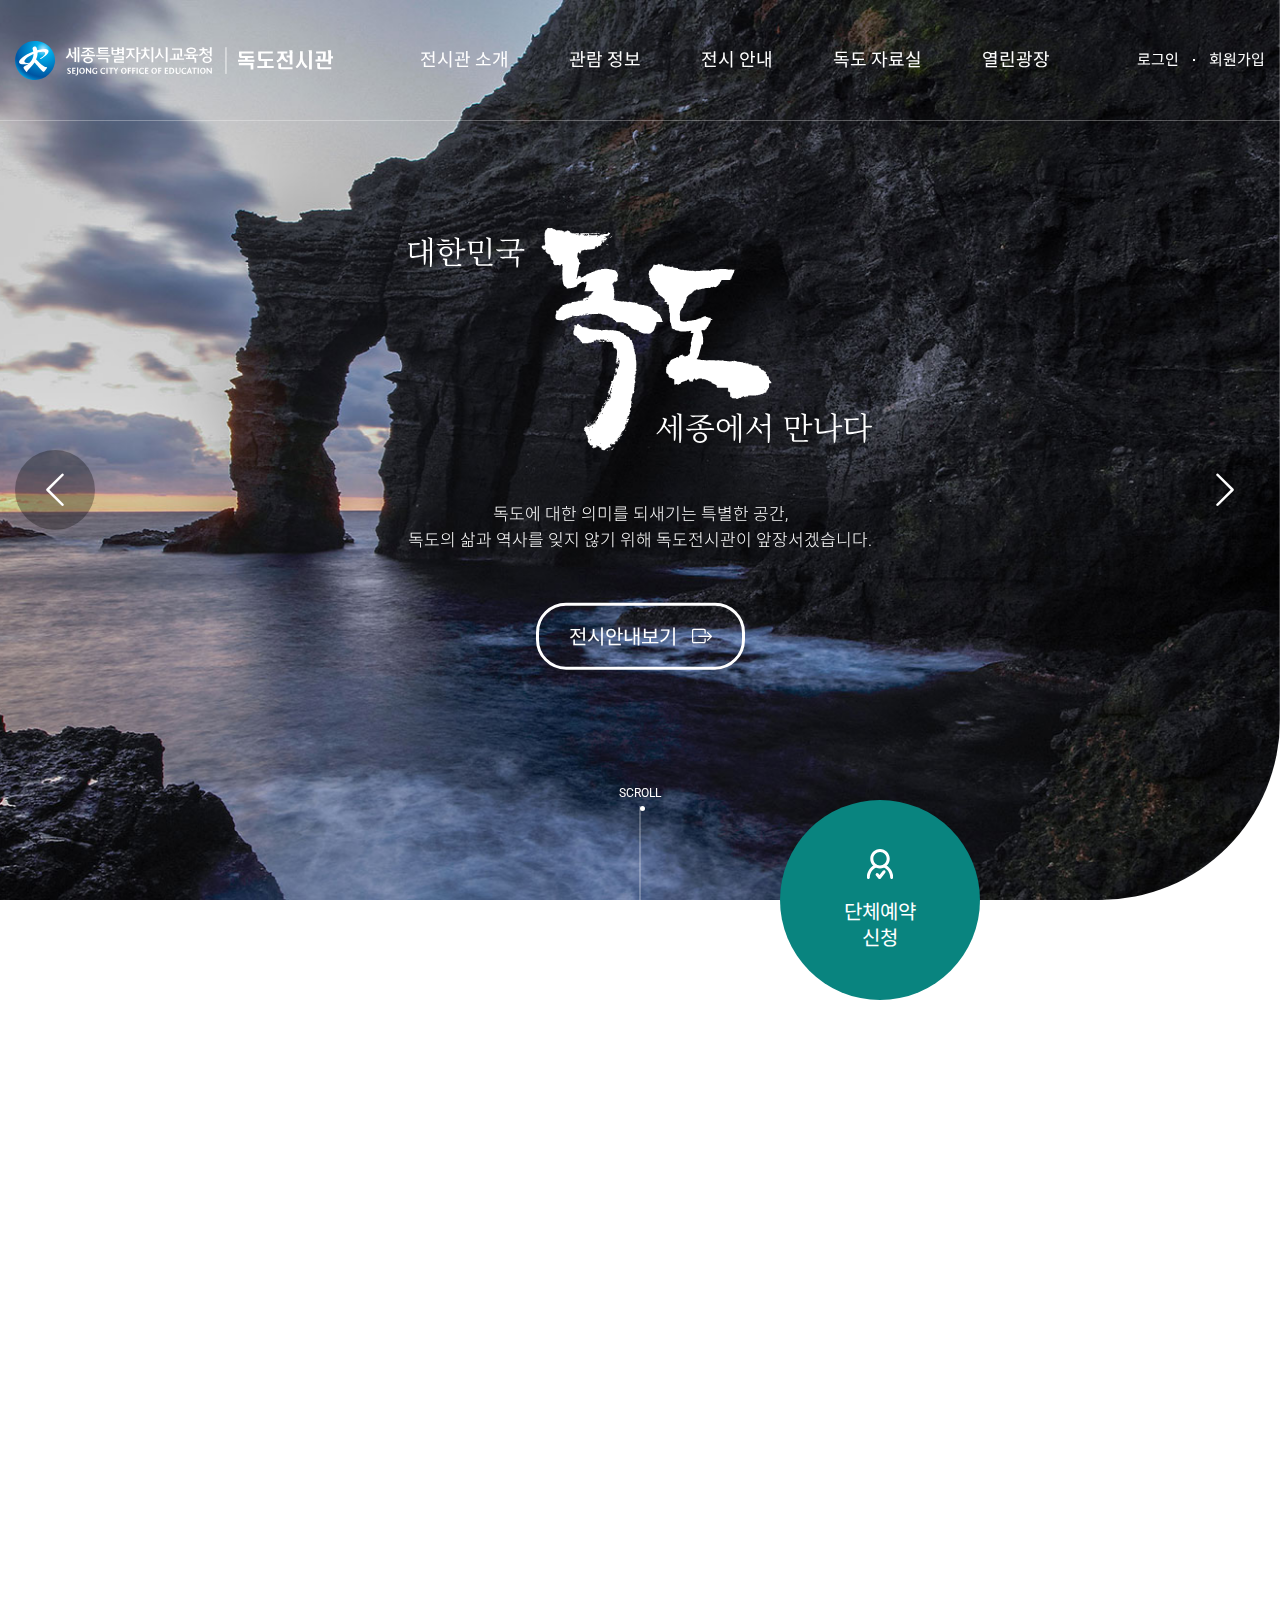
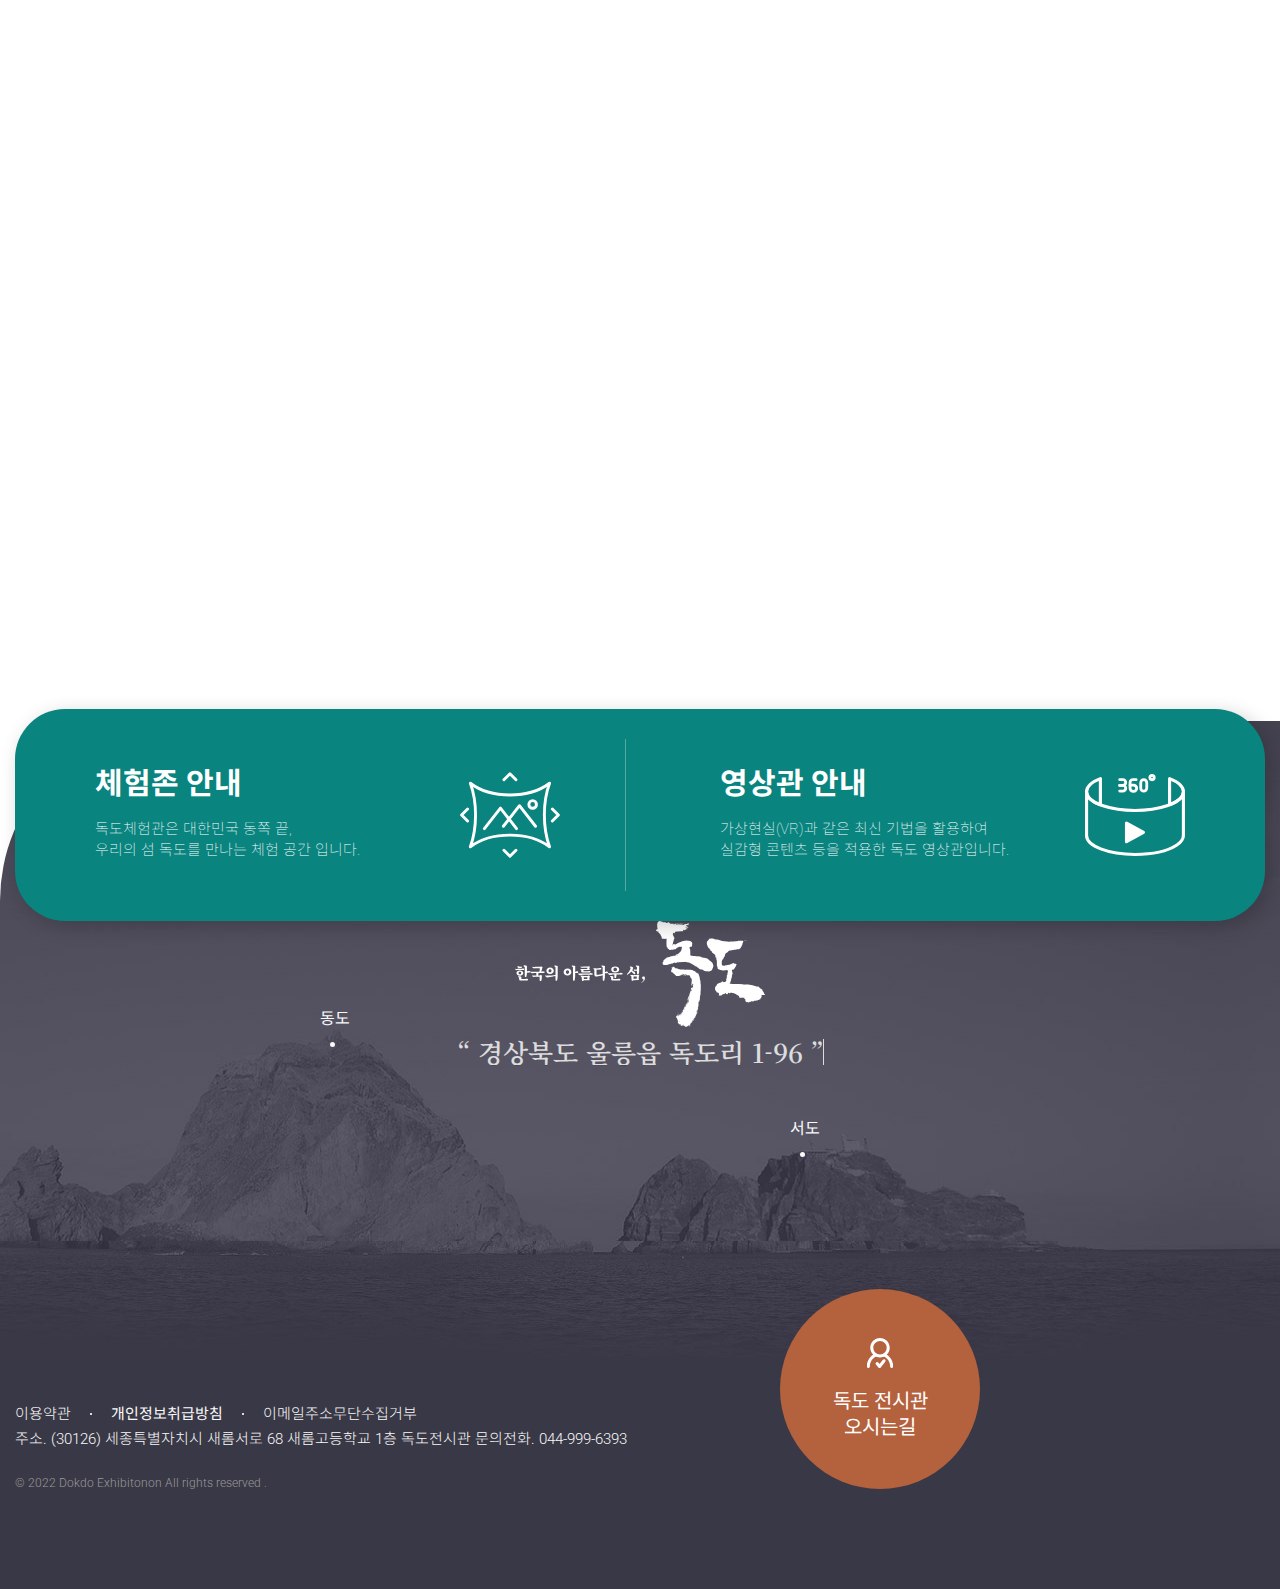
<file: index.html>
<!DOCTYPE html>
<html lang="ko">

<head>
    <meta charset="UTF-8">
    <meta name="viewport" content="width=device-width, initial-scale=1.0">
    <title>독도 따라 만들기 -</title>
    <link rel="stylesheet" href="./css/base.css">
    <link rel="stylesheet" href="https://cdn.jsdelivr.net/npm/swiper@9/swiper-bundle.min.css" />
    <link rel="stylesheet" href="./css/animate.min.css">
    <link rel="stylesheet" href="./css/style.css?ver=1.0.">


    <script src="./js/jquery-1.12.4.min.js"></script>
    <script src="https://cdn.jsdelivr.net/npm/swiper@9/swiper-bundle.min.js"></script>

    <script src="./js/custom.js?ver=1.0" defer></script>
</head>

<body>
    <div class="wrap">
        <header class="header">
            <div class="inner header_wrap">
                <h1>
                    <a href="">
                        <img src="./images/logo_simbol.svg" alt="독도">
                        <img src="./images/logo_tx.svg" alt="독도">
                    </a>
                </h1>

                <nav class="gnb">
                    <h2 class="blind">메뉴</h2>
                    <ul class="main_menu">
                        <li><a href="">전시관 소개</a>
                            <ul class="sub_menu">
                                <li><a href="">인사말</a></li>
                                <li><a href="">전시관 연혁</a></li>
                                <li><a href="">오시는길</a></li>
                            </ul>
                        </li>
                        <li><a href="">관람 정보</a>
                            <ul class="sub_menu">
                                <li><a href="">관람안내</a></li>
                                <li><a href="">단체예약</a></li>
                                <li><a href="">예약확인 취소</a></li>
                            </ul>
                        </li>
                        <li><a href="">전시 안내</a>

                        </li>
                        <li><a href="">독도 자료실</a>
                            <ul class="sub_menu">
                                <li><a href="">독도현황</a></li>
                                <li><a href="">독도사진</a></li>
                                <li><a href="">교육자료실</a></li>
                            </ul>
                        </li>
                        <li><a href="">열린광장</a>
                            <ul class="sub_menu">
                                <li><a href="">공지사항</a></li>
                                <li><a href="">포토앨범</a></li>

                            </ul>
                        </li>
                    </ul>
                </nav>

                <div class="login_area">
                    <ul class="member">
                        <li><a href="">로그인</a></li>
                        <li><a href="">회원가입</a></li>
                    </ul>
                </div>
            </div>


        </header>


        <main>
            <section class="main_visual">
                <h2 class="blind">메인 콘텐츠 소개</h2>
                <div class="main_slide swiper">
                    <div class="swiper-wrapper">
                        <div class="swiper-slide itm01 itm">
                            <div class="slide-image" data-swiper-parallax='45%'>

                            </div>
                            <div class="content">
                                <div class="img_box">
                                    <img src="./images/visual_tx.svg" alt="">
                                </div>
                                <p>독도에 대한 의미를 되새기는 특별한 공간,</br> 독도의 삶과 역사를 잊지 않기 위해 독도전시관이 앞장서겠습니다.</p>
                                <a href="" class="btn wc">전시안내보기</a>
                            </div>
                        </div>
                        <div class="swiper-slide itm02 itm">
                            <div class="slide-image" data-swiper-parallax='45%'>

                            </div>
                            <div class="content">
                                <div class="img_box">
                                    <img src="./images/visual_tx.svg" alt="">
                                </div>
                                <p>독도에 대한 의미를 되새기는 특별한 공간,</br> 독도의 삶과 역사를 잊지 않기 위해 독도전시관이 앞장서겠습니다.</p>
                                <a href="" class="btn wc">전시안내보기</a>
                            </div>
                        </div>
                    </div>
                </div>

                <div class="arrows">
                    <i class="bi bi-chevron-left left"></i>
                    <i class="bi bi-chevron-right right"></i>
                </div>
                <div class="scroll">
                    <span>scroll</span>
                </div>

                <a href="" class="btn_cicle">
                    <div class="case">
                        <strong></strong>
                        <span>단체예약</br>
                            신청
                        </span>
                    </div>

                </a>
            </section>

            <section class="main_content section _se_">
                <h2 class="blind">메인 콘텐츠</h2>
                <div class="inner content">
                    <div class="left">
                        <h3>독도 바로알기 <i class="bi bi-box-arrow-right"></i></h3>

                        <p>독도의 역사를 배우고, 자연을 체험하며 독도영토주권<br>
                            수호 의지를 다질 수 있는 소중한 시간이 되기를 바랍니다.</p>
                        <a href="" class="btn mc">바로가기</a>
                    </div>

                    <div class="right">
                        <h3>관람안내</h3>
                        <div class="desc">
                            <i class="bi bi-box-arrow-right"></i>
                            <a href="tel:044-999-6393" class="tel">044-999-6393</a>
                            <a href="" class="btn2">관람 문의하기</a>
                        </div>
                        <ul class="list_dot list">
                            <li>
                                <strong>관람시간</strong>
                                <p>화요일-토요일 9:00 ~ 17:00</br>
                                    (점심시간 12:00~13:00, 입장마감 16:30)</br>
                                    <span> ※ 관람시간은 학교 사정에 따라 변경될 수 있습니다.</span>
                                </p>
                            </li>
                            <li>
                                <strong>휴관안내</strong>
                                <p>일요일, 월요일 및 공휴일
                                </p>
                            </li>
                            <li>
                                <strong class="ls2">위 치</strong>
                                <p>
                                    세종특별자치시 새롬서로 68 새롬고등학교 1층
                                </p>
                            </li>

                        </ul>

                    </div>
                </div>
            </section>

            <section class="main_notice section _se_">
                <div class="inner content">
                    <div class="left">
                        <h2>공지사항</h2>
                        <p>독도의 미래를 생각하는 공간으로</br>
                            앞으로도 지속적으로 활용되기를 바랍니다.</p>
                        <div class="arrows">
                            <i class="bi bi-chevron-left left"></i>
                            <i class="bi bi-chevron-right right"></i>
                        </div>
                    </div>
                    <div class="right_slide">
                        <div class="swiper notice_slide">
                            <div class="swiper-wrapper">
                                <div class="swiper-slide card">
                                    <a href="">
                                        <div class="img_box">
                                            <img src="./images/img_visual01.jpg" alt="">
                                        </div>

                                        <div class="new btn3">NEW</div>
                                        <strong>2023학년도 독도전시관 상반기 독도체험교실 안내</strong>
                                        <p class="desc">
                                            2023학년도 상반기 독도체험교실을 다음과 같이 실시합니다.
                                        </p>
                                    </a>
                                </div>


                                <div class="swiper-slide card">
                                    <a href="">
                                        <div class="img_box">
                                            <img src="./images/img_visual01.jpg" alt="">
                                        </div>

                                        <div class="new btn3">NEW</div>
                                        <strong>2023학년도 독도전시관 상반기 독도체험교실 안내</strong>
                                        <p class="desc">
                                            2023학년도 상반기 독도체험교실을 다음과 같이 실시합니다.
                                        </p>
                                    </a>
                                </div>
                                <div class="swiper-slide card">
                                    <a href="">
                                        <div class="img_box">
                                            <img src="./images/img_visual01.jpg" alt="">
                                        </div>

                                        <div class="new btn3">NEW</div>
                                        <strong>2023학년도 독도전시관 상반기 독도체험교실 안내</strong>
                                        <p class="desc">
                                            2023학년도 상반기 독도체험교실을 다음과 같이 실시합니다.
                                        </p>
                                    </a>
                                </div>
                                <div class="swiper-slide card">
                                    <a href="">
                                        <div class="img_box">
                                            <img src="./images/img_visual01.jpg" alt="">
                                        </div>

                                        <div class="new btn3">NEW</div>
                                        <strong>2023학년도 독도전시관 상반기 독도체험교실 안내</strong>
                                        <p class="desc">
                                            2023학년도 상반기 독도체험교실을 다음과 같이 실시합니다.
                                        </p>
                                    </a>
                                </div>
                            </div>
                        </div>
                    </div>
                </div>
            </section>

            <section class="main_banner _se_">
                <h2 class="blind">메인 배너</h2>
                <div class="inner">
                    <ul class="content">
                        <li>
                            <a href="">
                                <h3>체험존 안내</h3>
                                <p>독도체험관은 대한민국 동쪽 끝,<Br>
                                    우리의 섬 독도를 만나는 체험 공간 입니다.</p>
                            </a>
                        </li>
                        <li>
                            <a href="">
                                <h3>영상관 안내</h3>
                                <p>가상현실(VR)과 같은 최신 기법을 활용하여<Br>
                                    실감형 콘텐츠 등을 적용한 독도 영상관입니다.</p>
                            </a>
                        </li>
                    </ul>
                </div>

            </section>

        </main>
        <footer class="footer">
            <div class="top">
                <div class="inner content">
                    <div class="img_box">
                        <img src="./images/img_logo2.svg" alt="">
                    </div>
                    <div class="txt">
                        <span>“ 경상북도 울릉읍 독도리 1-96 ”</span>
                    </div>
                    <div class="dots">

                        <span></span>
                        <span></span>
                    </div>
                    <div class="alsom">
                        <span>동도</span>
                        <span>서도</span>
                    </div>

                </div>
            </div>

            <div class="bottom">
                <address class="inner content">
                    <ul class="customer">
                        <li><a href="">이용약관</a></li>
                        <li><a href=""><strong>개인정보취급방침</strong></a></li>
                        <li><a href="">이메일주소무단수집거부</a></li>
                    </ul>
                    <div class="adress">
                        주소. (30126) 세종특별자치시 새롬서로 68 새롬고등학교 1층 독도전시관
                        문의전화. 044-999-6393

                    </div>

                    <div class="copyright">
                        © 2022 Dokdo Exhibitonon All rights reserved .
                    </div>
                </address>
            </div>
            <a href="" class="btn_bottom">
                <div class="case">
                    <strong></strong>
                    <span>독도 전시관</br>
                        오시는길
                    </span>
                </div>

            </a>
        </footer>
    </div>
    <div class="mobile_btn">
        <i class="bi bi-list"></i>
    </div>
</body>

</html>
</file>
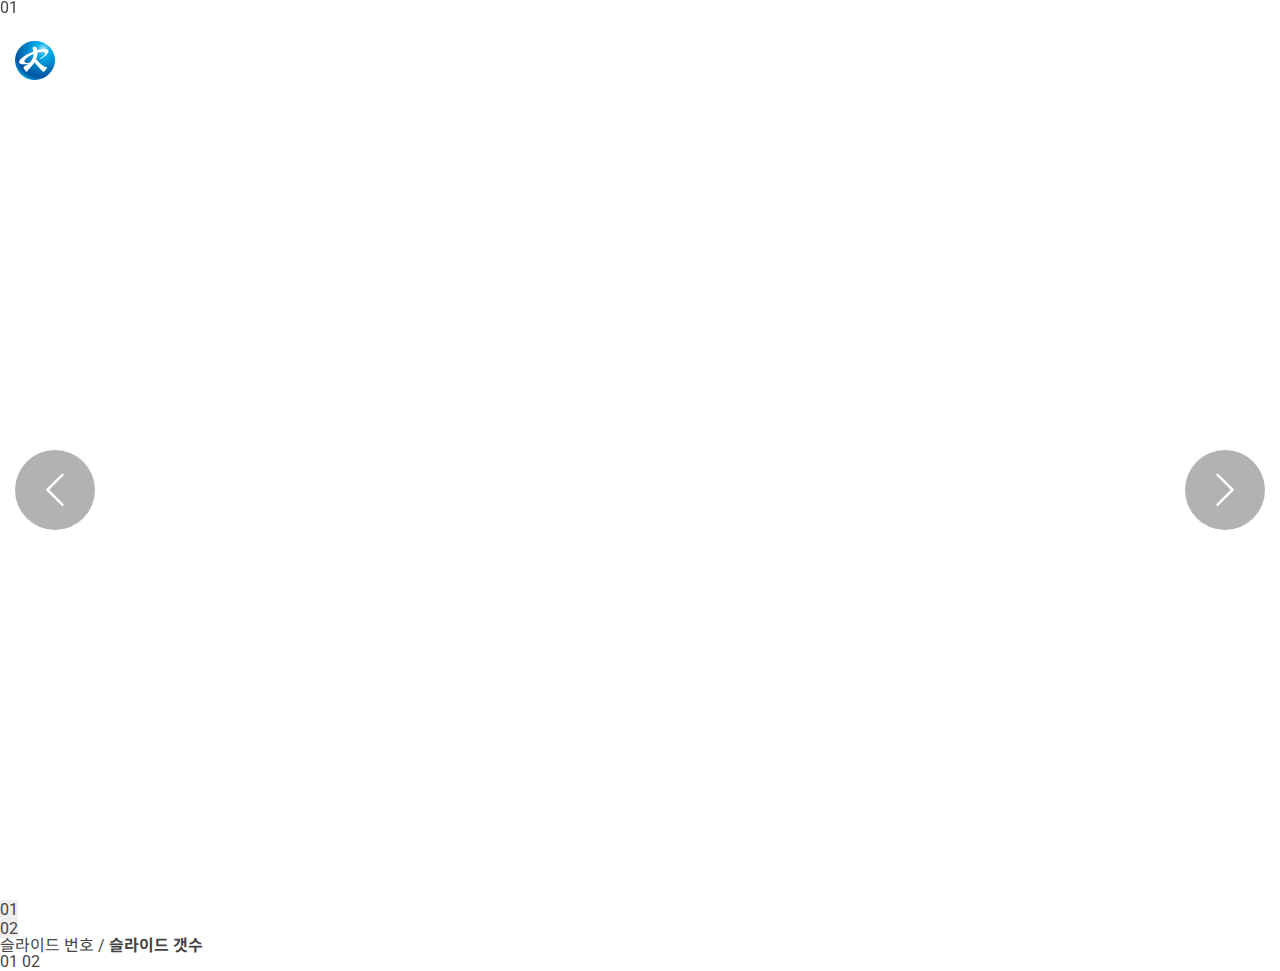
<file: index b01.html>
<!DOCTYPE html>
<html lang="ko">

<head>
    <meta charset="UTF-8">
    <meta name="viewport" content="width=device-width, initial-scale=1.0">
    <title>독도 따라 만들기 -</title>
    <link rel="stylesheet" href="./css/base.css">
    <link rel="stylesheet" href="https://cdn.jsdelivr.net/npm/swiper@9/swiper-bundle.min.css" />
    <link rel="stylesheet" href="./css/style.css?ver=1.0.">


    <script src="./js/jquery-1.12.4.min.js"></script>
    <script src="https://cdn.jsdelivr.net/npm/swiper@9/swiper-bundle.min.js"></script>
    <script src="./js/custom.js?ver=1.0" defer></script>
</head>

<body>
    <div class="wrap">
        <header class="header">
            <div class="inner header_wrap">
                <h1>
                    <a href="">
                        <img src="./images/logo_simbol.svg" alt="">
                        <img src="./images/logo_tx.svg" alt="">
                    </a>
                </h1>

                <nav class="gnb">
                    <ul class="main_menu">
                        <li><a href="">전시관 소개</a>
                            <ul class="sub_menu">
                                <li><a href="">인사말</a></li>
                                <li><a href="">전시관 연혁</a></li>
                                <li><a href="">오시는길</a></li>
                            </ul>
                        </li>
                        <li><a href="">관람 정보</a>
                            <ul class="sub_menu">
                                <li><a href="">관람안내</a></li>
                                <li><a href="">단체예약</a></li>
                                <li><a href="">예약확인 취소</a></li>
                            </ul>
                        </li>
                        <li><a href="">전시 안내</a>

                        </li>
                        <li><a href="">독도 자료실</a>
                            <ul class="sub_menu">
                                <li><a href="">독도현황</a></li>
                                <li><a href="">독도사진</a></li>
                                <li><a href="">교육자료실</a></li>
                            </ul>
                        </li>
                        <li><a href="">열린광장</a>
                            <ul class="sub_menu">
                                <li><a href="">공지사항</a></li>
                                <li><a href="">포토앨범</a></li>

                            </ul>
                        </li>
                    </ul>
                </nav>

                <div class="login_area">
                    <ul class="member">
                        <li><a href="">로그인</a></li>
                        <li><a href="">회원가입</a></li>
                    </ul>
                </div>
            </div>
        </header>
        <main>
            <section class="main_visual">
                <div class="main_slide swiper">
                    <div class="swiper-wrapper">
                        <div class="swiper-slide itm01 itm">01</div>
                        <div class="swiper-slide itm02 itm">02</div>
                    </div>
                </div>

                <div class="arrows">
                    <i class="bi bi-chevron-left left"></i>
                    <i class="bi bi-chevron-right right"></i>
                </div>

                <ul class="slide_dots">
                    <li>
                        <button>01</button>
                    </li>
                    <li>
                        <button>02</button>
                    </li>

                </ul>

                <div class="num">
                    <span>슬라이드 번호</span> / <strong>슬라이드 갯수</strong>
                </div>

                <div class="cicle">
                    <span>01</span>
                    <span>02</span>
                </div>

            </section>
        </main>
        <div class="footer">

        </div>
    </div>
</body>

</html>
</file>
<file: css/base.css>
@charset "utf-8";
@import url('https://fonts.googleapis.com/css2?family=Noto+Sans+KR:wght@100;300;400;500;700;900&family=Noto+Serif+KR:wght@200;300;400;500;600;700;900&family=Roboto:wght@100;300;400;500;700;900&display=swap');
@import url("https://cdn.jsdelivr.net/npm/bootstrap-icons@1.10.5/font/bootstrap-icons.css");

/* 
 * base CSS Document
 */

/* reset */
body,
p,
div,
span,
h1,
h2,
h3,
h4,
h5,
h6,
ul,
ol,
li,
dl,
dt,
dd,
table,
th,
td,
form,
fieldset,
legend,
input,
textarea,
button,
select {
    margin: 0;
    padding: 0;
    box-sizing: border-box;
}

*::before,
*::after {
    box-sizing: border-box;
}

body,
input,
textarea,
button,
select {
    font-family: 'Roboto', 'Noto Sans KR', '맑은 고딕', '돋움', Dotum, '굴림', Gulim, Sans-serif;
    color: #444;
    font-weight: 400;
}

html {
    font-size: 6.25%;

}

body {
    font-size: 16rem;
    line-height: 1;
    font-family: 'Roboto', 'Noto Sans KR', '맑은 고딕', '돋움', Dotum, '굴림', Gulim, Sans-serif;
}

h1,
h2,
h3,
h4,
h5,
h6 {
    font-size: inherit;
    font-weight: inherit;
}

input,
textarea,
button,
select {
    font-size: 16px;
}

img,
fieldset,
button {
    border: 0;
}

textarea {
    overflow: auto;
}

input[type=submit],
input[type=button],
button {
    cursor: pointer;
}

img {
    vertical-align: top;
}

address,
em {
    font-style: normal;
}

table {
    border-spacing: 0;
    border-collapse: collapse;
}

table,
th,
td {
    border: none;
}

caption {
    overflow: hidden;
    line-height: 0;
    text-indent: -2000em;
}

legend,
.hidden {
    padding: 0;
    margin: 0;
    overflow: hidden !important;
    text-indent: 100%;
    white-space: nowrap;
    font-size: 0;
}

i {
    font-style: normal;
}

/* HTML5 display-role reset for older browsers */
article,
aside,
details,
figcaption,
figure,
footer,
header,
hgroup,
menu,
nav,
section,
address {
    display: block;
    box-sizing: border-box;
}

figure {
    padding: 0px;
    margin: 0px;
}

/* 링크 기본값 */
a {
    text-decoration: none;
    color: inherit;
}

/* 리스트 스타일 제거 */
ul,
ol,
li {
    list-style: none;
}

/* mobile */
body {
    -webkit-text-size-adjust: none;
    -moz-text-size-adjust: none;
    -ms-text-size-adjust: none;
}

/* hidden contents */
.skip,
.hidden {
    position: absolute;
    width: 1rem;
    height: 1rem;
    font-size: 0;
    line-height: 0;
    overflow: hidden;
    z-index: -1
}

.blind {
    position: absolute;
    width: 1px;
    height: 1px;
    margin: -1px;
    overflow: hidden;
    clip: rect(0);
}

.skip:focus {
    top: 0;
    left: 0;
    display: inline-block;
    width: auto;
    height: auto;
    padding: 0 30rem;
    font-size: 14rem;
    line-height: 40rem;
    color: #fff;
    background: #09847F;
    z-index: 10
}

#skip_navi {
    position: absolute;
    top: 0;
    height: 0rem;
    width: 100%;
    z-index: 999;
}

#skip_navi a {
    display: block;
    height: 1rem;
    width: 1rem;
    margin-bottom: -1rem;
    overflow: hidden;
    text-align: center;
    color: #fff;
    white-space: nowrap;
    font-size: 18rem
}

#skip_navi a:focus,
#skip_navi a:active {
    display: block;
    top: 0;
    width: 100%;
    height: 45rem;
    line-height: 45rem;
    padding: 10rem 0;
    background: #09847F;
}
</file>
<file: css/style.css>
:root {
    --mc: #09847F;
    --sc: #B4613D;
    --lc: #dddddd;
    --wc: #ffffff;
    --dc: #444444;
    --gc: #f9f9f9;
}

.inner {
    max-width: 1440rem;
    margin: 0 auto;
    padding: 0 15rem;
}

.btn {
    display: inline-block;
    font-size: 20rem;
    padding: 20rem 30rem;
    border-radius: 30rem;
    overflow: hidden;
}

.btn2 {
    display: inline-block;
    font-size: 14rem;
    padding: 16rem 30rem;
    border-radius: 30rem;
    overflow: hidden;
    background: #999;
    color: var(--wc);
}

.btn3 {
    display: inline-block;
    font-size: 18rem;
    padding: 5rem 10rem;
    border-radius: 10rem;
    overflow: hidden;

    color: var(--mc);
    border: 2px solid var(--mc);
}

.btn2:hover {
    background: var(--dc);
    transition: 0.5s;
}



.btn::after {
    content: "\F1C3";
    font-family: bootstrap-icons;
    vertical-align: -2rem;
    margin: 0 0 0 15rem;
}

.btn.wc {
    position: relative;
    color: var(--wc);
    border: 3px solid var(--wc);

}

.btn.wc::before {
    content: "";
    position: absolute;
    top: 0;
    left: 0;
    right: 0;
    height: 0;
    z-index: -1;
    background: var(--mc);
    transition: 0.5s;
}

.btn.wc:hover::before {
    top: auto;
    bottom: 0;
    height: 100%;
}

.btn.mc {
    position: relative;
    color: var(--wc);
    border: 3px solid var(--wc);

}

.btn.mc::before {
    content: "";
    position: absolute;
    top: 0;
    left: 0;
    right: 0;
    height: 0;
    z-index: -1;
    background: var(--mc);

    transition: 0.5s;

}

.btn.mc:hover {
    color: var(--gc);

}

.btn.mc:hover::before {
    top: auto;
    bottom: 0;

    height: 100%;
}



.btn.mc {
    color: var(--mc);
    border: 3px solid var(--mc);
}

.list_dot>* {
    position: relative;
    padding: 0 0 0 15rem;
}

.list_dot>*::before {
    content: "";
    position: absolute;
    top: 7rem;
    left: 0;
    width: 2rem;
    height: 2rem;
    background: var(--dc)
}

.section {
    padding: 100rem 0;
}

.section.gc {
    background: var(--gc);
}


.wrap {}

.header {
    position: fixed;
    top: 0;
    left: 0;
    right: 0;
    z-index: 999;
    border-bottom: 1px solid rgba(255, 255, 255, 0.3);
    white-space: nowrap;
}

.header.on {
    background: var(--wc);
    border-bottom: 1px solid rgba(0, 0, 0, 0.3);
}

.header .header_wrap {
    display: flex;
    justify-content: space-between;
    align-items: center;
    height: 120rem;
    color: var(--mc);

    transition: 0.5s;
}


.header.on .header_wrap {
    height: 80rem;

}


.header h1 img {
    height: 39rem;
}

.header.on h1 img:last-child {
    filter: invert();
}

.gnb {}

.gnb .main_menu {
    display: flex;
}

.gnb .main_menu>li {
    position: relative;
    padding: 0 30px;
}

.gnb .main_menu a {
    display: block;
    color: var(--wc);
    font-size: 18rem;
    line-height: 120rem;
}

.header.on .gnb .main_menu a {
    color: var(--dc);
}

.gnb .main_menu .sub_menu {
    position: absolute;
    top: 130rem;
    left: 50%;
    transform: translate(-50%, 0);
    background: var(--wc);
    width: 150rem;
    text-align: center;

    padding: 15rem 0;
    border-radius: 20rem;
    border: 2px solid var(--lc);

    opacity: 0;
    visibility: hidden;
    transition: 0.5s
}

.gnb .main_menu>li:hover .sub_menu {
    top: 100rem;
    opacity: 1;
    visibility: visible;
}

.header.on .gnb .main_menu>li:hover .sub_menu {
    top: 90rem;
}

.header .gnb .sub_menu a {
    display: block;
    color: var(--dc);
    font-size: 15rem;
    line-height: 40rem;

}

.gnb .sub_menu li~li {
    border-top: 1px solid var(--lc);
}

.login_area .member {
    display: flex;
    gap: 30px;
}

.login_area .member a {
    font-size: 15rem;
    color: var(--wc);
}

.header.on .login_area .member a {
    color: var(--dc)
}

.login_area .member li {
    position: relative;
}

.login_area .member li~li:before {
    content: "";
    position: absolute;
    top: 50%;
    left: -15rem;
    width: 2px;
    height: 2px;
    transform: translate(-50%, -50%);
    background: var(--wc);
}

.header.on .login_area .member li~li::before {
    background: var(--dc);
}


.mobile_btn {
    display: none;

}

.main_visual {
    position: relative;
    height: 100vh;
}

.main_slide {
    border-radius: 0 0 180rem 0;
    overflow: hidden;
}

.main_slide .itm {
    position: relative;
    overflow: hidden;
    height: 100vh;
}

.main_slide .itm .slide-image {
    position: absolute;
    inset: 0 0 0 0;
}


.main_slide .itm .content {
    position: absolute;
    top: 50%;
    left: 50%;
    transform: translate(-50%, -50%);
    z-index: 999;

    text-align: center;
}

.main_slide .itm .img_box {
    margin: 0 0 50rem 0;

}

.main_slide .itm p {
    color: var(--wc);
    margin: 0 0 50rem 0;
    font-size: 17rem;
    line-height: 26rem;
    font-weight: 300;
    transform: translate(-100rem, 0);
    opacity: 0;
    transition: .5s 1s;
}

.main_slide .itm.on p {
    opacity: 1;
    transform: translate(0, 0);
}

.main_slide .itm .btn {
    transform: translate(100rem, 0);
    opacity: 0;
    transition: .5s 1s;
}

.main_slide .itm.on .btn {
    opacity: 1;
    transform: translate(0, 0);
}






.main_slide .itm01 .slide-image {
    height: 100vh;
    background: url(../images/img_visual01.jpg)no-repeat center center/cover;
}

.main_slide .itm02 .slide-image {
    height: 100vh;
    background: url(../images/img_visual02.jpg)no-repeat center center/cover;
}


.main_visual .arrows {
    position: absolute;
    max-width: 1400rem;
    top: 50%;
    left: 50%;
    z-index: 998;
    transform: translate(-50%, -50%);
    width: 100%;

}

.main_visual .arrows i {
    position: absolute;
    top: 0;
    cursor: pointer;
    transition: .5s;
}

.main_visual .arrows .left {
    left: 15rem;
}

.main_visual .arrows .right {
    right: 15rem;
}

.main_visual .arrows i::before {

    font-size: 40px;
    color: var(--wc);
    padding: 20rem;

    background: rgba(0, 0, 0, 0.3);
    border-radius: 50%;



}

.main_visual:hover .arrows .left {
    opacity: 0.8;
    transform: translate(30rem, 0);
}

.main_visual:hover .arrows .right {
    opacity: 0.8;
    transform: translate(-30rem, 0);
}

.main_visual .slide_dots li.on button {
    font-size: 100rem;
}


.main_visual .btn_cicle {
    position: absolute;
    bottom: -100rem;
    right: 300rem;
    z-index: 999;

    width: 200rem;
    height: 200rem;


}

.main_visual .btn_cicle .case {
    display: flex;
    flex-direction: column;
    justify-content: center;
    align-items: center;
    width: 200rem;
    height: 200rem;
    background: var(--mc);
    color: var(--wc);
    font-size: 20rem;
    border-radius: 50%;
    text-align: center;
    line-height: 26rem;

}



.main_visual .btn_cicle .case::before {
    content: "";
    display: block;
    width: 26rem;
    height: 30rem;
    background: url(../images/icon_apply.svg) no-repeat center center/cover;
    margin: 0 0 20rem 0;
}




.main_visual .btn_cicle:hover::after {
    content: '';
    top: 0;
    z-index: 1;
    width: 200rem;
    height: 200rem;
    border-radius: 50%;
    animation: dokdo 1s infinite;
    background-color: var(--mc);
    display: inline-block;
    position: absolute;
    opacity: .5;
}

@keyframes dokdo {


    30% {
        opacity: 0.3;
        outline: 30px solid var(--mc);
    }




    100% {
        opacity: 0;
        outline: 30px solid var(--mc);
    }




}







.main_visual .scroll {
    position: absolute;
    bottom: 100px;
    left: 50%;
    transform: translate(-50%, 0);
    z-index: 999;

}

.main_visual .scroll span {
    position: relative;
    color: #fff;
    font-size: 12px;
    text-transform: uppercase;

}

.main_visual .scroll span::before {
    content: "";
    position: absolute;
    top: 20px;
    left: 50%;
    width: 1px;
    height: 100px;
    background: rgba(255, 255, 255, 0.5);
    transform: translate(-50%, 0)
}

.main_visual .scroll span::after {
    content: "";
    position: absolute;
    top: 20px;
    left: 50%;
    width: 5px;
    height: 5px;
    background: rgba(255, 255, 255, 1);
    border-radius: 50%;

    animation: circle 2s infinite;
}

@keyframes circle {
    0% {
        transform: translate(-50%, 0);
        outline: 0 solid rgba(255, 255, 255, 1);


    }

    90% {
        outline: 0 solid rgba(255, 255, 255, 1);
    }

    100% {
        transform: translate(-50%, 100px);
        outline: 20px solid rgba(255, 255, 255, 0);
    }
}

.main_content {}

.main_content .content {
    display: grid;
    grid-template-columns: repeat(2, 1fr);
    gap: 30rem;
}

.main_content .content>* {
    padding: 80rem 60rem;

}

.main_content .content .left {
    position: relative;
    border-radius: 50rem;
    background: var(--gc);

}

.main_content .content .left::after {
    content: "";
    position: absolute;
    bottom: -20rem;
    right: 0;
    width: 300rem;
    height: 150rem;
    background: url(../images/img_logo2.svg) no-repeat right bottom;
    filter: invert();
}

.main_content .content h3 {
    font-size: 24rem;
    font-weight: 700;
    margin: 0 0 17rem 0;

}

.main_content .content .left {
    opacity: 0;
    transform: translate(0, 100rem);
    transition: 0.8s;
}


.main_content.on .content .left {
    opacity: 1;
    transform: translate(0, 0);
    transition: 0.5s .8s;
}

.main_content .content .left p {
    font-size: 15rem;
    font-weight: 300;
    line-height: 20rem;
    margin: 0 0 57rem 0;
}

.main_content .content .right {
    opacity: 0;
    transform: translate(0, 100rem);
}


.main_content.on .content .right {
    opacity: 1;
    transform: translate(0, 0);
    transition: .8s;
}

.main_content .content .right .desc {
    display: flex;
    justify-content: space-between;
    align-items: center;
    margin: 0 0 30rem 0;
    padding: 0 0 15rem 0;
    border-bottom: 1px dashed var(--lc);
}

.main_content .content .right .desc i {
    background: var(--gc);
    padding: 15rem 16rem;
    border-radius: 50%;
    font-size: 30rem;
}

.main_content .content .right .desc .tel {
    font-size: 40rem;
    font-weight: 700;
}



.btn2:hover {
    background: #555;
    transition: 0.5s;
}

.main_content .content .list>* {
    display: grid;
    grid-template-columns: 100rem 1fr;
    margin: 0 0 20rem 0;
    line-height: 1.6;

}

.main_content .content .list .ls2 {
    letter-spacing: 13rem;
}

.main_content .content .list>*:before {
    top: 10rem;
}

.main_notice {
    padding: 0 0 100rem 0;
}

.main_notice .content {
    opacity: 0;
    transform: translate(0, 100rem);
    transition: 0.8s;
}

.main_notice.on .content {
    opacity: 1;
    transform: translate(0, 0);

}

.main_notice h2 {
    font-size: 50rem;
    font-weight: 700;
    margin: 0 0 27rem 0;
}

.main_notice .arrows i {
    padding: 12rem 15rem;
    font-size: 30rem;
    background: var(--dc);
    color: var(--wc);
    border-radius: 50%;
    margin: 0 10rem 0 0;
    cursor: pointer;
}

.main_notice p {
    font-size: 15rem;
    font-weight: 300;
    line-height: 20rem;
    margin: 0 0 57rem 0;
}

.main_notice .content {
    display: grid;
    grid-template-columns: 1fr 2fr;
}

.main_notice .right_slide {
    position: relative;
    /* overflow: hidden;*/
    min-width: 0;
}

.main_notice .right_slide::before {
    content: "";
    position: absolute;
    top: -20rem;
    left: -20rem;
    width: 150rem;
    height: 150rem;
    outline: 50rem solid var(--mc);
    border-radius: 50%;
}

.main_notice img {
    width: 100%;
    height: 300rem;
    object-fit: cover;

}

.main_notice .card {
    padding: 15rem;
    background: var(--gc);
    border-radius: 10rem;
}

.main_notice .card .img_box {
    border-radius: 5rem;
    overflow: hidden;
    margin: 0 0 15rem 0;
}

.main_notice .card strong {
    display: block;
    margin: 10rem 0;
}

.main_banner .content {
    position: relative;
    display: grid;
    grid-template-columns: repeat(2, 1fr);

    background: var(--mc);
    color: var(--wc);
    margin: 0 auto -100rem auto;

    border-radius: 50rem;
    box-shadow: 5rem 5rem 20rem rgba(0, 0, 0, 0.2);

    transition: .5s;

    transform: translate(0, 100rem);
    z-index: 1;
}

.main_banner.on .content {

    transform: translate(0, 0);
}

.main_banner .content a {
    display: block;
    padding: 60rem 80rem;

}

.main_banner .content h3 {
    font-size: 30rem;
    font-weight: 700;
    margin: 0 0 20rem 0;
}

.main_banner .content p {
    font-size: 15rem;
    line-height: 21rem;
    font-weight: 100;
}

.main_banner .content li {
    position: relative;
}

.main_banner .content li a::after {
    content: "";
    position: absolute;
    right: 80rem;
    top: 50%;
    transform: translate(0, -50%);
    height: 100rem;
    width: 100rem;
    background: url(../images/icon_experience.svg)no-repeat center center;
}

.main_banner .content li:last-child a::after {
    background: url(../images/icon_theater.svg)no-repeat center center;
}

.main_banner .content li~li::before {
    content: "";
    position: absolute;
    left: -15rem;
    top: 30rem;
    bottom: 30rem;

    width: 1px;
    background: rgba(255, 255, 255, 0.3);

}



.footer {
    position: relative;
}

.footer .top {
    position: relative;
    border-radius: 180rem 0 0 0;
    overflow: hidden;
    background: #434250 url(../images/bg_banner.jpg) no-repeat center bottom;
    padding: 200rem 0 300rem 0;
}

.footer .top .content {
    text-align: center;

}

.footer .top .content .img_box {
    width: 250rem;
    margin: 0 auto 30rem auto;
}

.footer .top .content .txt {

    font-size: 26rem;
    font-family: 'Noto Serif KR', serif;
    font-weight: 600;
    min-width: 11rem;
    white-space: nowrap;
    position: absolute;
    top: 50%;
    left: 50%;
    transform: translate(-50%, -50%);
    opacity: .8;


}



.footer .top .content .txt span {
    position: absolute;
    top: 0;
    left: 50%;
    transform: translate(-50%, 0);
}

.footer .top .content .txt span::before {
    content: "“ 경상북도 울릉읍 독도리 1-96 ”";
    position: absolute;
    top: 0;
    left: 0;
    width: 100%;
    height: 100%;
    color: #fff;
    overflow: hidden;

    border-right: 1px solid #fff;
    animation: typing 7s steps(31) infinite;
}

@keyframes typing {
    0% {
        width: 0%;
    }

    50% {
        width: 100%;
    }

    100% {
        width: 0%;
    }
}

.footer .top .content .txt:hover span::after {
    width: 400rem;
}

.footer .top .dots span {
    content: "";
    position: absolute;
    left: 50%;
    width: 5px;
    height: 5px;
    background: var(--gc);
    color: var(--gc);
    border-radius: 50%;
    animation: slool 1.5s infinite;



}



@keyframes slool {
    0% {
        opacity: 0.2;
        outline: 0 solid #f9f9f9;
    }

    100% {
        opacity: 0.2;
        outline: 16px solid #f9f9f9;
    }


}



.footer .top .dots span:nth-child(1) {
    bottom: 310rem;
    margin: 0 0 0 -310rem;
}

.footer .top .dots span:nth-child(2) {
    bottom: 200rem;
    margin: 0 0 0 160rem;
}

.footer .top .alsom span {
    position: absolute;
    left: 50%;


    color: var(--gc);

}



.footer .top .alsom span:nth-child(1) {
    bottom: 330rem;
    margin: 0 0 0 -320rem;
}

.footer .top .alsom span:nth-child(2) {
    bottom: 220rem;
    margin: 0 0 0 150rem;
}



.footer .bottom {
    padding: 50rem 0 100rem 0;
    background: #393846;
    color: var(--gc);
    font-size: 15rem;
    font-weight: 300;
}

.footer .bottom .customer {
    display: flex;
    gap: 40rem;
    margin: 0 0 10rem 0;

}

.footer .bottom .customer>* {
    position: relative;
}

.footer .bottom .customer li~li::before {
    content: "";
    position: absolute;
    left: -20rem;
    top: 50%;
    width: 2px;
    height: 2px;
    transform: translate(-50%, -50%);
    background: var(--lc);
}

.footer .bottom .adress {
    margin: 0 0 30rem 0;
}

.footer .bottom .copyright {
    font-size: 12rem;
    color: #999;
}

.footer .btn_bottom {
    position: absolute;
    bottom: 100rem;
    right: 300rem;
    z-index: 1;

    width: 200rem;
    height: 200rem;










}



.footer .btn_bottom:hover::after {
    content: '';
    top: 0;
    width: 200rem;
    height: 200rem;
    border-radius: 50%;
    animation: bottom 1s infinite;
    background-color: #B4613D;
    display: inline-block;
    position: absolute;
    opacity: .5;
}

@keyframes bottom {


    30% {
        opacity: 0.3;
        outline: 30px solid #B4613D;
    }




    100% {
        opacity: 0;
        outline: 30px solid #B4613D;
    }




}




.footer .btn_bottom .case {
    display: flex;
    flex-direction: column;
    justify-content: center;
    align-items: center;
    width: 200rem;
    height: 200rem;
    background: #B4613D;
    color: var(--wc);
    font-size: 20rem;
    border-radius: 50%;
    text-align: center;
    line-height: 26rem;


}







.footer .btn_bottom .case::before {
    content: "";
    display: block;
    width: 26rem;
    height: 30rem;
    background: url(../images/icon_apply.svg) no-repeat center center/cover;
    margin: 0 0 20rem 0;
}






































/*반응형*/







@media (max-width:768px) {
    * {
        outline: 1px soli;
    }


    .section {
        padding: 50rem 0;
    }

    .section.gc {
        background: var(--gc);
    }


    .wrap {}

    .header {
        position: fixed;
        top: 0;
        left: 0;
        right: 0;
        z-index: 999;
        border-bottom: 1px solid rgba(255, 255, 255, 0.3);
    }

    .header.on {
        background: var(--wc);
        border-bottom: 1px solid rgba(0, 0, 0, 0.3);
    }

    .header .header_wrap {
        display: flex;
        justify-content: space-between;
        align-items: center;
        height: 120rem;


        transition: 0.5s;
    }


    .header.on .header_wrap {
        height: 120rem;

    }

    .header h1 {
        position: relative;
        z-index: 1000;
        font-size: 0;
    }

    .header h1 img {
        height: 39rem;
    }

    .header.oo h1 img:last-child {
        filter: invert(0);
    }

    .gnb {
        position: fixed;
        top: 0;
        bottom: 0;
        right: -100%;
        width: 100%;
        background: var(--dc);
        border-left: 1px solid var(--lc);
        transition: 0.5s;
    }

    .gnb.on {
        right: 0;
    }

    .gnb .main_menu {
        display: flex;
        flex-direction: column;
        padding: 150rem 0 0 0;
    }

    .gnb .main_menu>li {
        position: relative;
        padding: 0 30px;
    }

    .gnb .main_menu a {
        display: block;
        color: var(--wc);
        font-size: 18rem;
        line-height: 40rem;
    }

    .header.on .gnb .main_menu a {
        color: var(--wc);
    }

    .gnb .main_menu .sub_menu {
        position: static;

        transform: translate(0, 0);
        background: var(--wc);
        width: auto;
        text-align: left;

        padding: 0 0;
        border-radius: 0;
        border: 0 solid var(--lc);

        opacity: 1;
        visibility: visible;

        transition: none;

        display: none;
    }

    .gnb .main_menu>li:hover .sub_menu {
        top: 100rem;
        opacity: 1;
        visibility: visible;
    }

    .header.on .gnb .main_menu>li:hover .sub_menu {
        top: 90rem;
    }

    .header .gnb .sub_menu a {
        display: block;
        color: var(--dc);
        font-size: 15rem;
        line-height: 40rem;

    }

    .gnb .sub_menu li~li {
        border-top: 1px solid var(--lc);
    }

    .login_area .member {
        display: flex;
        gap: 30px;
    }

    .login_area .member a {
        font-size: 15rem;
        color: var(--wc);
    }

    .header.on .login_area .member a {
        color: var(--dc)
    }

    .header .login_area {
        display: none;
    }

    .login_area .member li {
        position: relative;
    }

    .login_area .member li~li:before {
        content: "";
        position: absolute;
        top: 50%;
        left: -15rem;
        width: 2px;
        height: 2px;
        transform: translate(-50%, -50%);
        background: var(--wc);
    }

    .header.on .login_area .member li~li::before {
        background: var(--dc);
    }

    .main_visual {
        position: relative;
        height: 100vh;
    }

    .main_slide {
        border-radius: 0 0 30rem 0;
        overflow: hidden;
    }

    .main_slide .itm {
        position: relative;
        overflow: hidden;
        height: 100vh;
    }

    .main_slide .itm .slide-image {
        position: absolute;
        inset: 0 0 0 0;
    }


    .main_slide .itm .content {
        position: absolute;
        top: 50%;
        left: 50%;
        transform: translate(-50%, -50%);
        z-index: 999;

        width: 100%;
        padding: 0 30rem;

        text-align: center;
    }

    .main_slide .itm .img_box {
        margin: 0 0 50rem 0;

    }

    .main_slide .itm p {
        word-break: keep-all;
        color: var(--wc);
        margin: 0 0 50rem 0;
        font-size: 3vw;
        line-height: 1.4;
        font-weight: 300;
        transform: translate(-100rem, 0);
        opacity: 0;
        transition: .5s 1s;
    }

    .main_slide .itm.on p {
        opacity: 1;
        transform: translate(0, 0);
    }

    .main_slide .itm .btn {
        transform: translate(100rem, 0);
        opacity: 0;
        transition: .5s 1s;
    }

    .main_slide .itm.on .btn {
        opacity: 1;
        transform: translate(0, 0);
    }






    .main_slide .itm01 .slide-image {
        height: 100vh;
        background: url(../images/img_visual01.jpg)no-repeat center center/cover;
    }

    .main_slide .itm02 .slide-image {
        height: 100vh;
        background: url(../images/img_visual02.jpg)no-repeat center center/cover;
    }


    .main_visual .arrows {
        position: absolute;
        max-width: 1400rem;
        top: calc(50% + 100rem);
        left: 50%;
        z-index: 1;
        transform: translate(-50%, -50%);
        width: 100%;

    }

    .main_visual .arrows i {
        position: absolute;
        top: 0;
        cursor: pointer;
        transition: .5s;
    }

    .main_visual .arrows .left {
        left: 0;
    }

    .main_visual .arrows .right {
        right: 0;
    }

    .main_visual .arrows i::before {

        font-size: 20px;
        color: var(--wc);
        padding: 10rem;

        background: rgba(0, 0, 0, 0.3);
        border-radius: 0;



    }

    .main_visual:hover .arrows .left {
        opacity: 0.8;
        transform: translate(30rem, 0);
    }

    .main_visual:hover .arrows .right {
        opacity: 0.8;
        transform: translate(-30rem, 0);
    }

    .main_visual .slide_dots li.on button {
        font-size: 100rem;
    }


    .main_visual .btn_cicle {
        position: absolute;
        bottom: 0;
        right: 30rem;
        z-index: 1;
        width: 200rem;
        height: 200rem;

        transform: translate(0, 50%);

        display: flex;
        flex-direction: column;
        justify-content: center;
        align-items: center;

        background: var(--mc);
        color: var(--wc);
        font-size: 20rem;
        border-radius: 50%;

        text-align: center;
        line-height: 26rem;
    }

    .main_visual .btn_cicle:hover::after {
        content: '';
        width: 200rem;
        height: 200rem;
        border-radius: 50%;
        animation: dokdo 1s infinite;
        background-color: var(--mc);
        display: inline-block;
        position: absolute;
        opacity: .5;
    }

    @keyframes dokdo {


        30% {
            opacity: 0.3;
            outline: 30px solid var(--mc);
        }




        100% {
            opacity: 0;
            outline: 30px solid var(--mc);
        }




    }




    .main_visual .btn_cicle .case {
        display: flex;
        flex-direction: column;
        justify-content: center;
        align-items: center;
        width: 100rem;
        height: 100rem;
        background: var(--mc);
        color: var(--wc);
        font-size: 20rem;
        border-radius: 50%;
        text-align: center;
        line-height: 26rem;


    }






    .main_visual .btn_cicle:hover .case {
        animation: flipInY 1s infinite;

    }



    .main_visual .btn_cicle .case::before {
        content: "";
        display: block;
        width: 26rem;
        height: 30rem;
        background: url(../images/icon_apply.svg) no-repeat center center/cover;
        margin: 0 0 20rem 0;
    }



    .main_visual .scroll {
        position: absolute;
        bottom: 100px;
        left: 50%;
        transform: translate(-50%, 0);
        z-index: 999;

    }

    .main_visual .scroll span {
        position: relative;
        color: #fff;
        font-size: 12px;
        text-transform: uppercase;

    }

    .main_visual .scroll span::before {
        content: "";
        position: absolute;
        top: 20px;
        left: 50%;
        width: 1px;
        height: 100px;
        background: rgba(255, 255, 255, 0.5);
        transform: translate(-50%, 0)
    }

    .main_visual .scroll span::after {
        content: "";
        position: absolute;
        top: 20px;
        left: 50%;
        width: 5px;
        height: 5px;
        background: rgba(255, 255, 255, 1);
        border-radius: 50%;

        animation: circle 2s infinite;
    }

    @keyframes circle {
        0% {
            transform: translate(-50%, 0);
            outline: 0 solid rgba(255, 255, 255, 1);


        }

        90% {
            outline: 0 solid rgba(255, 255, 255, 1);
        }

        100% {
            transform: translate(-50%, 100px);
            outline: 20px solid rgba(255, 255, 255, 0);
        }
    }

    .main_content {}

    .main_content .content {
        display: grid;
        grid-template-columns: repeat(1, 1fr);
        gap: 30rem;
    }

    .main_content .content>* {
        padding: 30rem 15rem 80rem;

    }

    .main_content .content .left {
        position: relative;
        border-radius: 10rem;
        background: var(--gc);

    }

    .main_content .content .left::after {
        content: "";
        position: absolute;
        bottom: -20rem;
        right: 0;
        width: 300rem;
        height: 150rem;
        background: url(../images/img_logo2.svg) no-repeat right bottom;
        filter: invert();
    }

    .main_content .content h3 {
        font-size: 24rem;
        font-weight: 700;
        margin: 0 0 17rem 0;

    }

    .main_content .content .left {
        opacity: 0;
        transform: translate(0, 100rem);
        transition: 0.8s;
    }


    .main_content.on .content .left {
        opacity: 1;
        transform: translate(0, 0);
        transition: 0.5s .8s;
    }

    .main_content .content .left p {
        font-size: 15rem;
        font-weight: 300;
        line-height: 20rem;
        margin: 0 0 57rem 0;
    }

    .main_content .content .right {
        order: 1;
        opacity: 0;
        transform: translate(0, 100rem);
        transition: .8s .5s;
    }


    .main_content.on .content .right {
        opacity: 1;
        transform: translate(0, 0);
        transition: .8s;
    }

    .main_content .content .right .desc {
        display: flex;
        justify-content: space-between;
        align-items: center;
        margin: 0 0 30rem 0;
        padding: 0 0 15rem 0;
        border-bottom: 1px dashed var(--lc);
    }

    .main_content .content .right .desc i {
        background: var(--gc);
        padding: 15rem 16rem;
        border-radius: 50%;
        font-size: 30rem;
    }

    .main_content .content .right .desc .tel {
        font-size: 40rem;
        font-weight: 700;
    }



    .btn2:hover {
        background: #555;
        transition: 0.5s;
    }

    .main_content .content .list>* {
        display: grid;
        grid-template-columns: 100rem 1fr;
        margin: 0 0 20rem 0;
        line-height: 1.6;

    }

    .main_content .content .list .ls2 {
        letter-spacing: 13rem;
    }

    .main_content .content .list>*:before {
        top: 10rem;
    }

    .main_notice {
        padding: 0 0 100rem 0;
    }

    .main_notice .content {
        opacity: 0;
        transform: translate(0, 100rem);
        transition: 0.8s;
    }

    .main_notice.on .content {
        opacity: 1;
        transform: translate(0, 0);

    }

    .main_notice h2 {
        font-size: 50rem;
        font-weight: 700;
        margin: 0 0 27rem 0;
    }

    .main_notice .arrows i {
        padding: 12rem 15rem;
        font-size: 30rem;
        background: var(--dc);
        color: var(--wc);
        border-radius: 50%;
        margin: 0 10rem 0 0;
        cursor: pointer;
    }

    .main_notice p {
        font-size: 15rem;
        font-weight: 300;
        line-height: 20rem;
        margin: 0 0 57rem 0;
    }

    .main_notice .content {
        display: grid;
        grid-template-columns: repeat(1, 1fr);
    }

    .main_notice .content>* {
        padding: 30rem 15rem 80rem;
    }

    .main_notice .right_slide {
        position: relative;
        padding: 30rem 0rem 80rem;
        /* overflow: hidden;*/
        min-width: 0;
    }

    .main_notice .right_slide::before {
        display: none;
    }

    .main_notice img {
        width: 100%;
        height: 300rem;
        object-fit: cover;

    }

    .main_notice .card {
        padding: 15rem;
        background: var(--gc);
        border-radius: 10rem;
    }

    .main_notice .card .img_box {
        border-radius: 5rem;
        overflow: hidden;
        margin: 0 0 15rem 0;
    }

    .main_notice .card strong {
        display: block;
        margin: 10rem 0;
    }

    .main_banner .content {
        position: relative;
        display: grid;
        grid-template-columns: repeat(1, 1fr);

        background: var(--mc);
        color: var(--wc);
        margin: 0 auto -100rem auto;

        border-radius: 10rem;
        box-shadow: 5rem 5rem 20rem rgba(0, 0, 0, 0.2);

        transition: .5s;

        transform: translate(0, 100rem);
        z-index: 1;
    }

    .main_banner.on .content {

        transform: translate(0, 0);
    }

    .main_banner .content a {
        display: block;
        padding: 30rem 30rem;

    }

    .main_banner .content h3 {
        font-size: 30rem;
        font-weight: 700;
        margin: 0 0 20rem 0;
    }

    .main_banner .content p {
        font-size: 15rem;
        line-height: 21rem;
        font-weight: 100;
    }

    .main_banner .content li {
        position: relative;
    }

    .main_banner .content li a::after {
        content: "";
        position: absolute;
        right: 30rem;
        top: 30rem;
        transform: translate(0, 0);
        height: 50rem;
        width: 50rem;
        background: url(../images/icon_experience.svg)no-repeat center center;
    }

    .main_banner .content li:last-child a::after {
        background: url(../images/icon_theater.svg)no-repeat center center;
    }

    .main_banner .content li~li::before {
        content: "";
        position: absolute;
        left: 15rem;
        right: 15rem;
        top: auto;
        bottom: auto;
        width: auto;
        height: 1rem;
        background: rgba(255, 255, 255, 0.3);

    }



    .footer {}

    .footer .top {
        position: relative;
        border-radius: 30rem 30rem 0 0;
        overflow: hidden;
        background: #434250 url(../images/bg_banner.jpg) no-repeat center bottom;
        padding: 200rem 0 300rem 0;
    }

    .footer .top .content {
        text-align: center;

    }

    .footer .top .content .img_box {
        width: 250rem;
        margin: 0 auto 30rem auto;
    }

    .footer .top .content .txt {

        font-size: 26rem;
        font-family: 'Noto Serif KR', serif;
        font-weight: 600;
        min-width: 11rem;
        white-space: nowrap;
        position: absolute;
        top: 50%;
        left: 50%;
        transform: translate(-50%, -50%);
        opacity: .8;


    }



    .footer .top .content .txt span {
        position: absolute;
        top: 0;
        left: 50%;
        transform: translate(-50%, 0);
    }

    .footer .top .content .txt span::before {
        content: "“ 경상북도 울릉읍 독도리 1-96 ”";
        position: absolute;
        top: 0;
        left: 0;
        width: 100%;
        height: 100%;
        color: #fff;
        overflow: hidden;

        border-right: 1px solid #fff;
        animation: typing 7s steps(31) infinite;
    }

    @keyframes typing {
        0% {
            width: 0%;
        }

        50% {
            width: 100%;
        }

        100% {
            width: 0%;
        }
    }

    .footer .top .content .txt:hover span::after {
        width: 400rem;
    }

    .footer .top .dots span {
        position: absolute;
        left: 50%;
        width: 5px;
        height: 5px;
        background: var(--gc);
        border-radius: 50%;


    }

    .footer .top .dots {
        width: rem;
        color: var(--gc);
    }

    .footer .top .dots span:nth-child(1) {
        bottom: 310rem;
        margin: 0 0 0 -310rem;
    }

    .footer .top .dots span:nth-child(2) {
        bottom: 200rem;
        margin: 0 0 0 160rem;
    }

    .footer .bottom {
        padding: 50rem 0 100rem 0;
        background: #393846;
        color: var(--gc);
        font-size: 15rem;
        font-weight: 300;
    }

    .footer .bottom .customer {
        display: flex;
        flex-direction: column;
        gap: 10rem;
        margin: 0 0 20rem 0;

    }

    .footer .bottom .customer>* {
        position: relative;
    }

    .footer .bottom .customer li~li::before {
        content: "";
        position: absolute;
        left: -20rem;
        top: 50%;
        width: 2px;
        height: 2px;
        transform: translate(-50%, -50%);
        background: var(--lc);
    }

    .footer .bottom .adress {
        font-size: 12rem;
        margin: 0 0 30rem 0;
    }

    .footer .bottom .copyright {
        font-size: 12rem;
        color: #999;
    }

    .mobile_btn {
        display: block;

        position: fixed;
        top: 30rem;
        right: 30rem;
        color: var(--dc);

        padding: 5px 7px;
        background: #f9f9f9;
        z-index: 999;

        cursor: pointer;

    }


}
</file>
